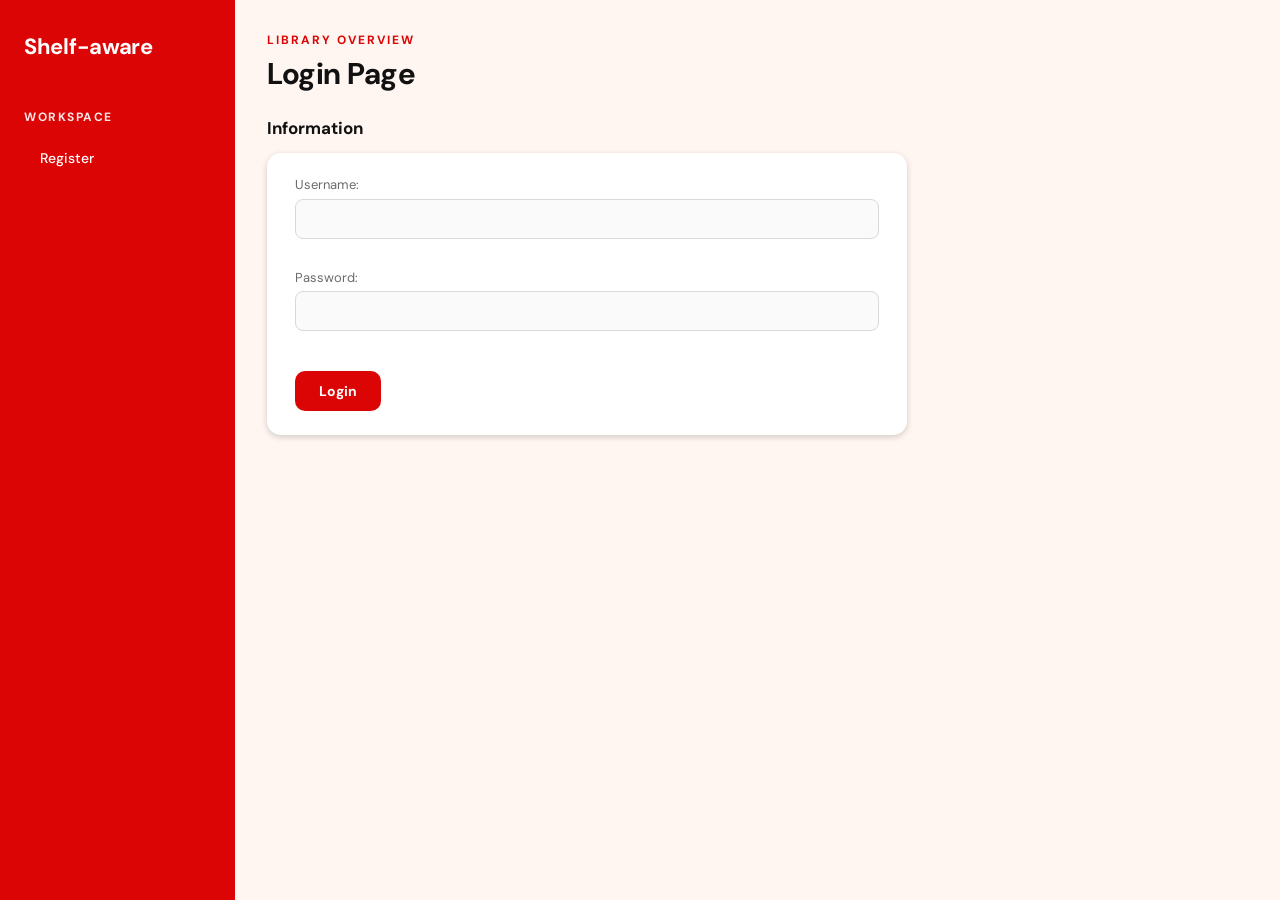
<file: index.html>
<!DOCTYPE html>

<html>
  <head>

    <link rel="stylesheet" href="design.css" />
    <title>Shelf-aware</title>

  </head>
  
  <body>

    <aside>
      <div class="sidebar-header">
        <span class="logo-text">Shelf-aware</span>
      </div>
      
      <p class="nav-category">WORKSPACE</p>
      <nav class="sidebar-nav">
        <a href="register.html">Register</a>
      </nav>
    </aside>

    <main>
      
      <h1 class="title">Login Page</h1>
      <h2 id="">Information</h2>
      <form>
        <p>
          Username: <input type="text" id="Username" required><br><br>
          Password: <input type="password" id="Password" required><br><br>
        
          <input type="button" value="Login" onclick="OnAdd()">
        </p>
      </form>

    </main>

    <script src="login.js"></script>

  </body>
</html>
</file>
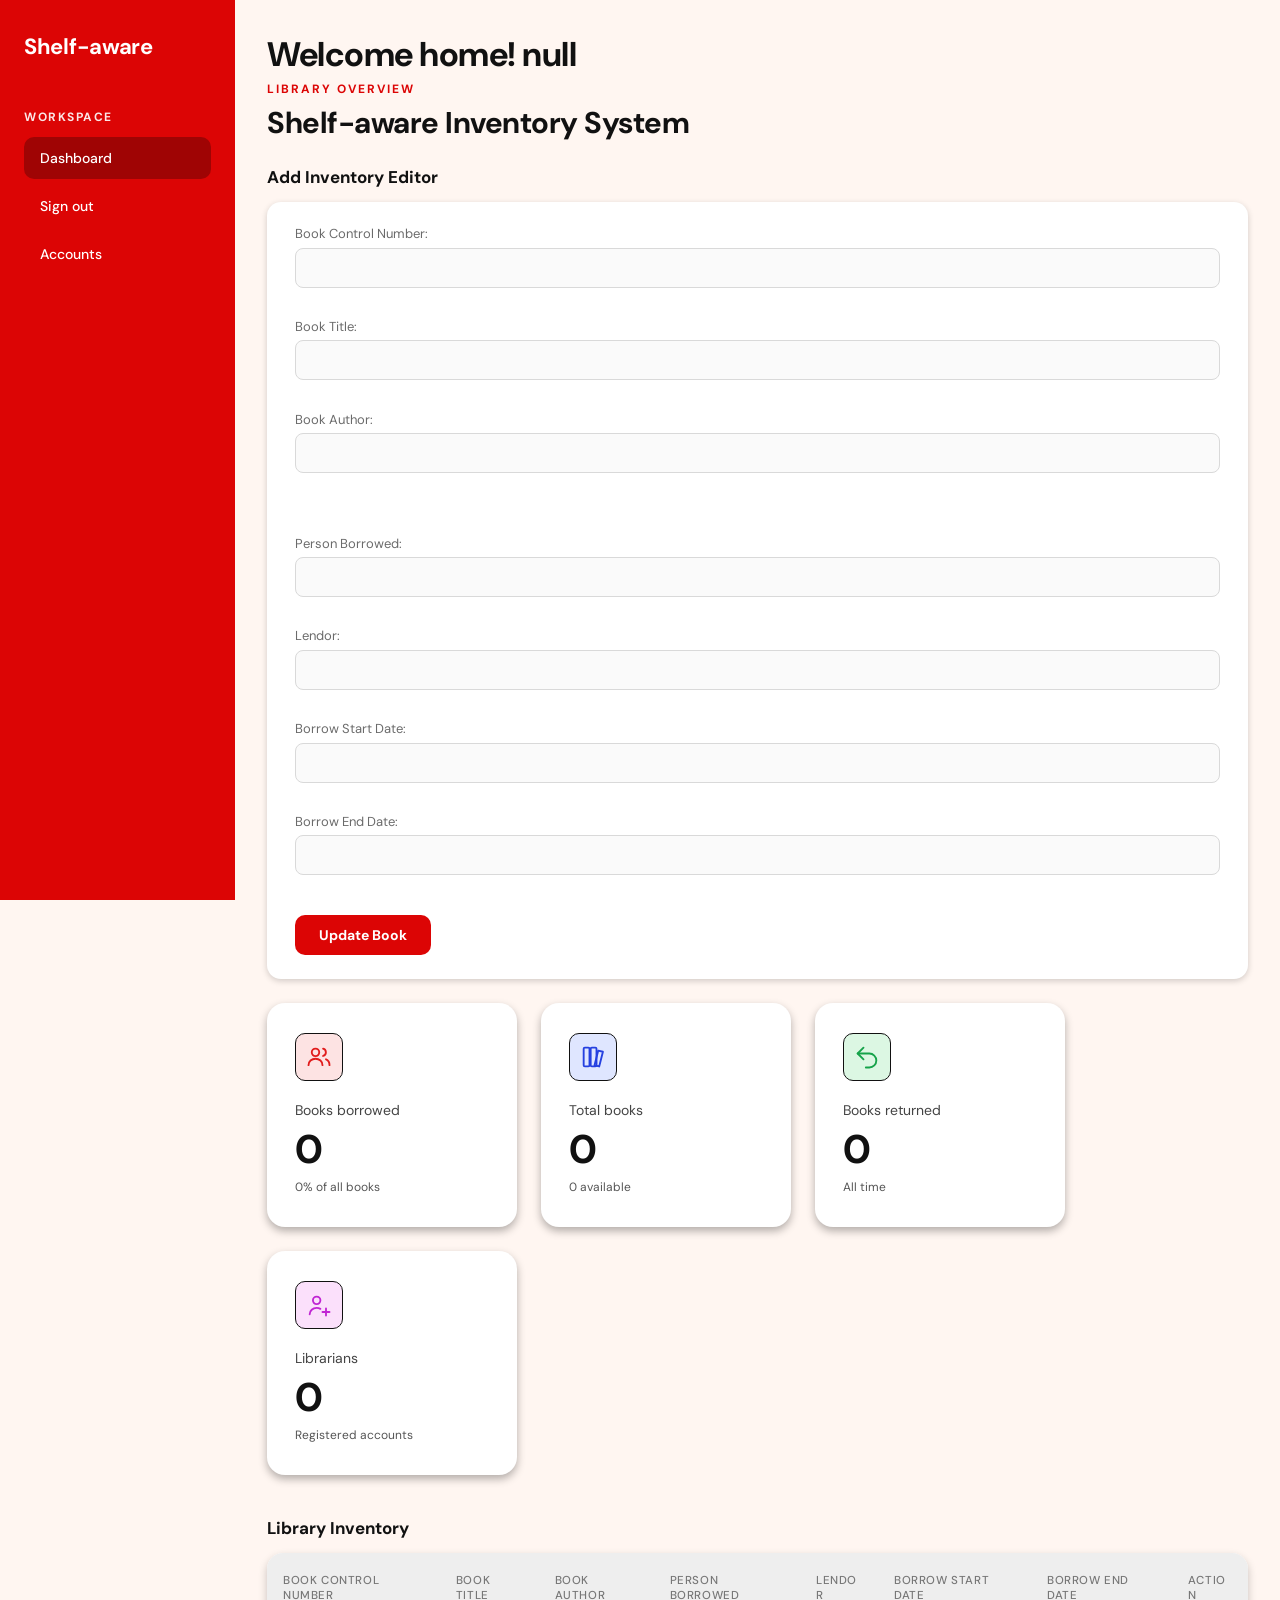
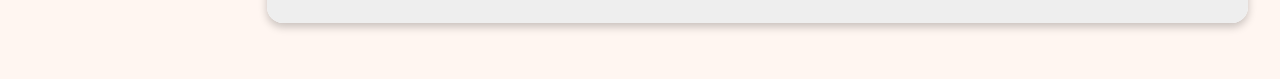
<file: home.html>
<!DOCTYPE html>

<html>
  <head>

    <link rel="stylesheet" href="design.css" />
    <title>Shelf-aware</title>

  </head>
  
  <body>

    <aside>
      <div class="sidebar-header">
        <span class="logo-text">Shelf-aware</span>
      </div>
      
      <p class="nav-category">WORKSPACE</p>
      <nav class="sidebar-nav">
        <a href="#" class="active">Dashboard</a>
        <a href="index.html">Sign out</a>
        <a href="librarians.html">Accounts</a>
      </nav>
    </aside>

    <main>

     
      <h1 id = "welcomeName"></h1>
      <h1 class="title">Shelf-aware Inventory System</h1>
      <h2 id="">Add Inventory Editor</h2>

      <div class="editor-row">

        <form>
          <p>
            Book Control Number: <input type = "text", id = "bookControlNumber", required><br><br>
            Book Title: <input type = "text", id = "bookTitle", required><br><br>
            Book Author: <input type = "text", id = "bookAuthor", required><br><br><br><br>

            Person Borrowed: <input type = "text", id = "personBorrowed", required><br><br>
            Lendor: <input type = "text", id = "lendor", required><br><br>
            Borrow Start Date: <input type = "text", id = "borrowStartDate", required><br><br>
            Borrow End Date: <input type = "text", id = "borrowEndDate", required><br><br>
          
            <input type = "button" value = "Update Book" onclick = "OnAdd()">
          </p>
        </form>

        <section class="stats-panel">

          <div class="stat-card">
            <div class="stat-icon red">
              <svg viewBox="0 0 24 24" fill="none" stroke="currentColor" stroke-width="1.6" stroke-linecap="round" stroke-linejoin="round">
                <circle cx="9" cy="8" r="3.2"/>
                <path d="M3 19c0-3.3 2.7-5.5 6-5.5s6 2.2 6 5.5"/>
                <path d="M15.5 4.9a3.2 3.2 0 0 1 0 6.2"/>
                <path d="M18 14c1.8.7 3 2.3 3 5"/>
              </svg>
            </div>
              <p class="stat-label">Books borrowed</p>
              <p class="stat-value" id="statBorrowed">0</p>
              <p class="stat-change">0% of all books</p>
          </div>

          <div class="stat-card">
            <div class="stat-icon blue">
              <svg viewBox="0 0 24 24" fill="none" stroke="currentColor" stroke-width="1.6" stroke-linecap="round" stroke-linejoin="round">
                <rect x="4" y="4" width="5" height="16" rx="1"/>
                <rect x="10" y="4" width="5" height="16" rx="1"/>
                <path d="M16.5 6.5l4 1-3.2 12.6-4-1z"/>
              </svg>
            </div>
            <p class="stat-label">Total books</p>
            <p class="stat-value" id="statBooks">3,156</p>
            <p class="stat-change">+8.2% this month</p>
          </div>

          <div class="stat-card">
            <div class="stat-icon green">
              <svg viewBox="0 0 24 24" fill="none" stroke="currentColor" stroke-width="1.6" stroke-linecap="round" stroke-linejoin="round">
                <path d="M9 14L4 9l5-5"/>
                <path d="M4 9h10a6 6 0 0 1 0 12h-3"/>
              </svg>
            </div>
            <p class="stat-label">Books returned</p>
            <p class="stat-value" id="statReturned">3,156</p>
            <p class="stat-change">+8.2% this month</p>
          </div>

          <div class="stat-card">
            <div class="stat-icon pink">
              <svg viewBox="0 0 24 24" fill="none" stroke="currentColor" stroke-width="1.6" stroke-linecap="round" stroke-linejoin="round">
                <circle cx="10" cy="8" r="3.2"/>
                <path d="M4 20c0-3.3 2.7-5.5 6-5.5 1.2 0 2.3.3 3.2.8"/>
                <path d="M18 15v6M15 18h6"/>
              </svg>
            </div>
            <p class="stat-label">Librarians</p>
            <p class="stat-value" id="statLibrarians">3,156</p>
            <p class="stat-change">+8.2% this month</p>
          </div>

        </section>

      </div><br><br>

      <h2 id="">Library Inventory</h2>
      <table id = "BookstoreTable">
        <tr>
          <th>Book Control Number</th>
          <th>Book Title</th>
          <th>Book Author</th>
          <th>Person Borrowed</th>
          <th>Lendor</th>
          <th>Borrow Start Date</th>
          <th>Borrow End Date</th>
          <th>Action</th>
        </tr>
      </table>

    </main>

    <script src="core.js"></script>

  </body>
</html>
</file>
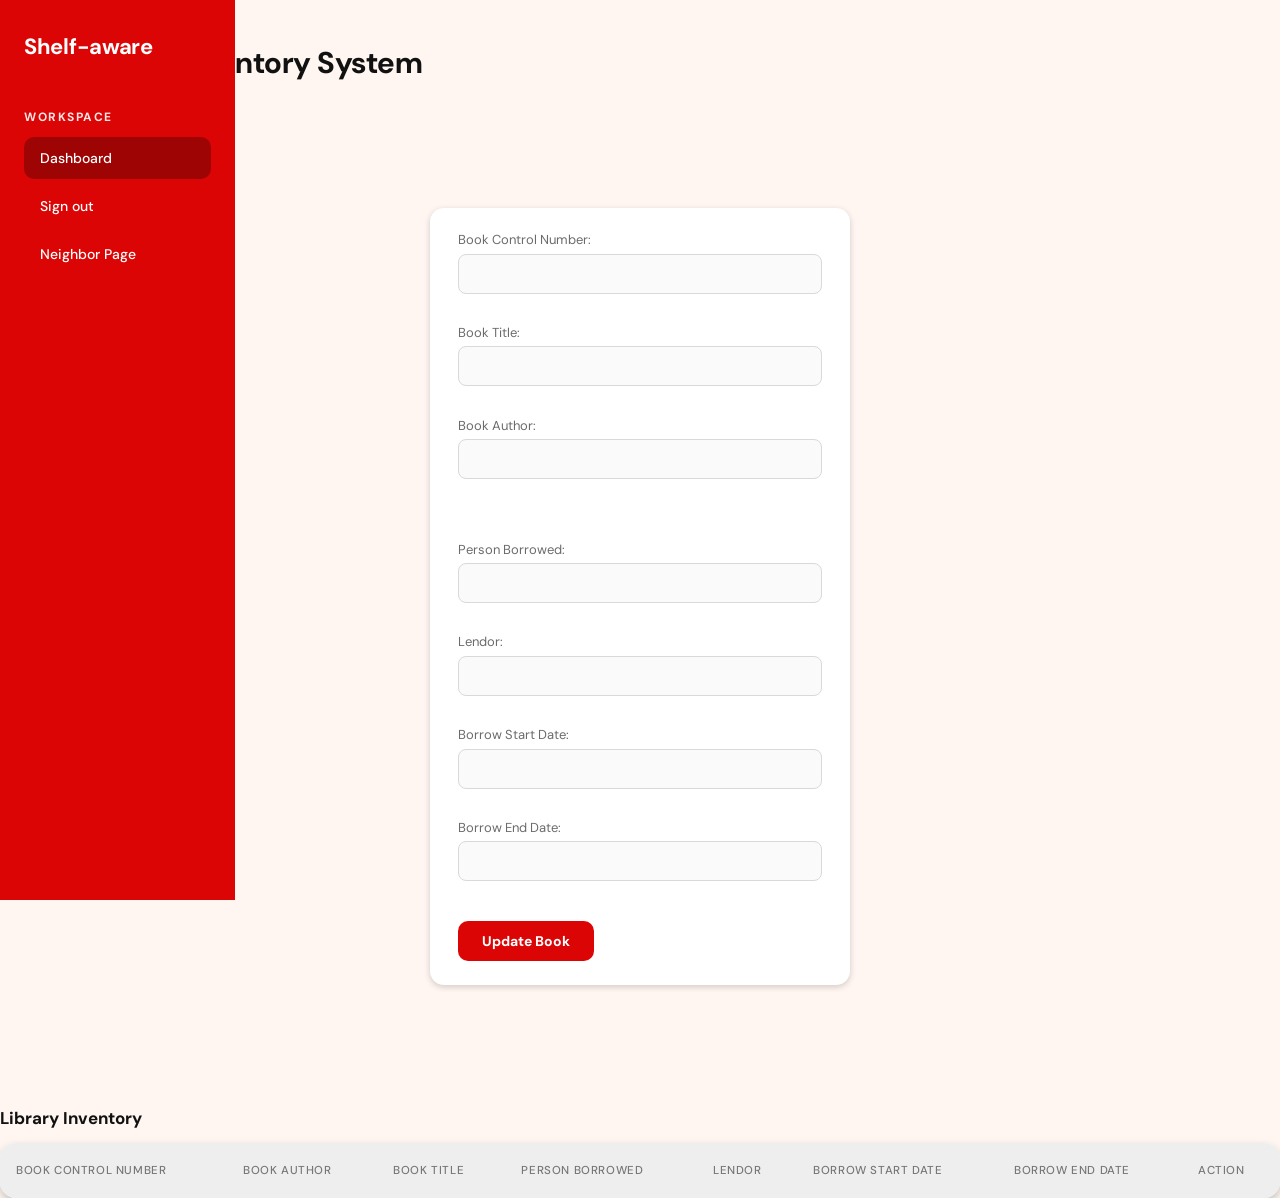
<file: index2.html>
<!DOCTYPE html>


<html>
  <head>
    
<link rel="stylesheet" href="design.css" />
    <title>Shelf-aware</title>

  </head>
  
  <body>

     <aside>
  <div class="sidebar-header">
    <span class="logo-text">Shelf-aware</span>
  </div>
  
  <p class="nav-category">WORKSPACE</p>
  <nav class="sidebar-nav">
    <a href="#" class="active">Dashboard</a>
    <a href="index.html">Sign out</a>
    <a href="neighbor.html">Neighbor Page</a>
  </nav>
</aside>
    
  <a href="neighbor.html">Go to Neighbor Page</a>
    <h1 class="title">Shelf-aware Inventory System</h1>
    <h2 id="">Add Inventory Editor</h2>
    <form>
      <p>
        Book Control Number: <input type = "text", id = "bookControlNumber", required><br><br>
        Book Title: <input type = "text", id = "bookTitle", required><br><br>
        Book Author: <input type = "text", id = "bookAuthor", required><br><br><br><br>

        Person Borrowed: <input type = "text", id = "personBorrowed", required><br><br>
        Lendor: <input type = "text", id = "lendor", required><br><br>
        Borrow Start Date: <input type = "text", id = "borrowStartDate", required><br><br>
        Borrow End Date: <input type = "text", id = "borrowEndDate", required><br><br>
      
        <input type = "button" value = "Update Book" onclick = "OnAdd()">
      </p>
    </form><br><br>

    <h2 id="">Library Inventory</h2>
    <table id = "BookstoreTable">
      <tr>
        <th>Book Control Number</th>
        <th>Book Author</th>
        <th>Book Title</th>
        <th>Person Borrowed</th>
        <th>Lendor</th>
        <th>Borrow Start Date</th>
        <th>Borrow End Date</th>
        <th>Action</th>
      </tr>
    </table>
      <script src="core.js"></script>

  </body>
</html>
</file>
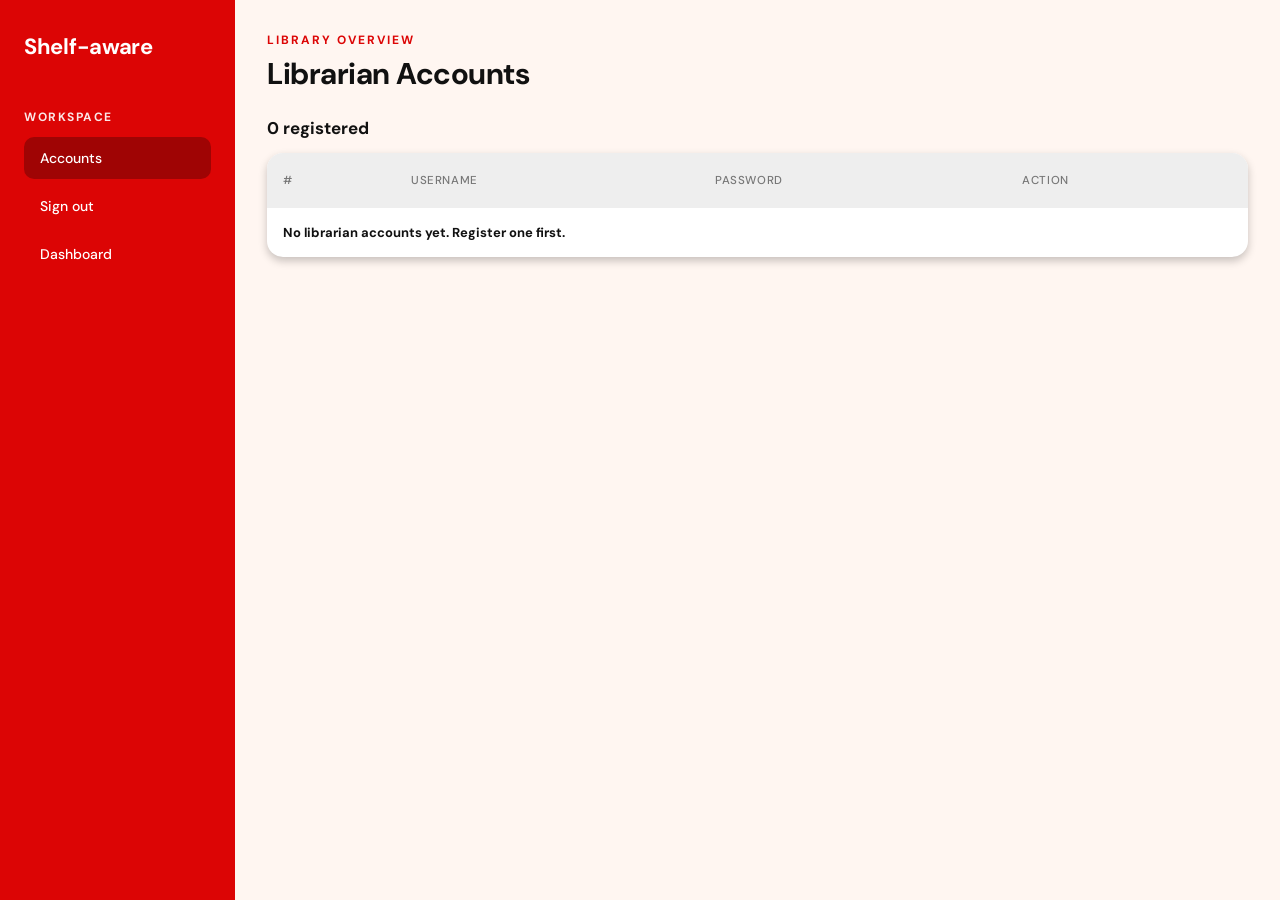
<file: librarians.html>
<!DOCTYPE html>

<html>
  <head>

    <link rel="stylesheet" href="design.css" />
    <title>Shelf-aware | Librarians</title>

  </head>

  <body>

    <aside>
      <div class="sidebar-header">
        <span class="logo-text">Shelf-aware</span>
      </div>

      <p class="nav-category">WORKSPACE</p>
      <nav class="sidebar-nav">
        <a href="#" class="active">Accounts</a>
        <a href="index.html">Sign out</a>
        <a href="home.html">Dashboard</a>
      </nav>
    </aside>

    <main>

      <h1 class="title">Librarian Accounts</h1>

      <h2 id="count"></h2>
      <table id="BookstoreTable">
        <tr>
          <th>#</th>
          <th>Username</th>
          <th>Password</th>
          <th>Action</th>
        </tr>
      </table>

    </main>

    <script>
      // Same key the register script writes to
      const LOGIN_KEY = "LOGIN_INFO"

      let accounts = JSON.parse(localStorage.getItem(LOGIN_KEY)) ?? []

      const table = document.getElementById("BookstoreTable")
      const countLabel = document.getElementById("count")

      // Keep the header row so it survives re-rendering
      const headerRow = table.rows[0].cloneNode(true)

      function save() {
        localStorage.setItem(LOGIN_KEY, JSON.stringify(accounts))
      }

      function cell(text) {
        const td = document.createElement("td")
        td.textContent = text   // textContent, so typed names can't inject HTML
        return td
      }

      function onDelete(i) {
        if (!confirm(`Delete the account "${accounts[i].Username}"?`)) return
        accounts.splice(i, 1)
        save()
        render()
      }

      function render() {
        table.innerHTML = ""
        table.appendChild(headerRow.cloneNode(true))

        accounts.forEach((acc, i) => {
          const tr = document.createElement("tr")

          tr.appendChild(cell(i + 1))
          tr.appendChild(cell(acc.Username))
          tr.appendChild(cell("•".repeat(Math.min((acc.Password ?? "").length, 12))))

          const actionTd = document.createElement("td")
          const del = document.createElement("input")
          del.type = "button"
          del.value = "Delete"
          del.addEventListener("click", () => onDelete(i))
          actionTd.appendChild(del)
          tr.appendChild(actionTd)

          table.appendChild(tr)
        })

        if (accounts.length === 0) {
          const tr = document.createElement("tr")
          const td = cell("No librarian accounts yet. Register one first.")
          td.colSpan = 4
          tr.appendChild(td)
          table.appendChild(tr)
        }

        countLabel.textContent = `${accounts.length} registered`
      }

      render()
    </script>

  </body>
</html>
</file>
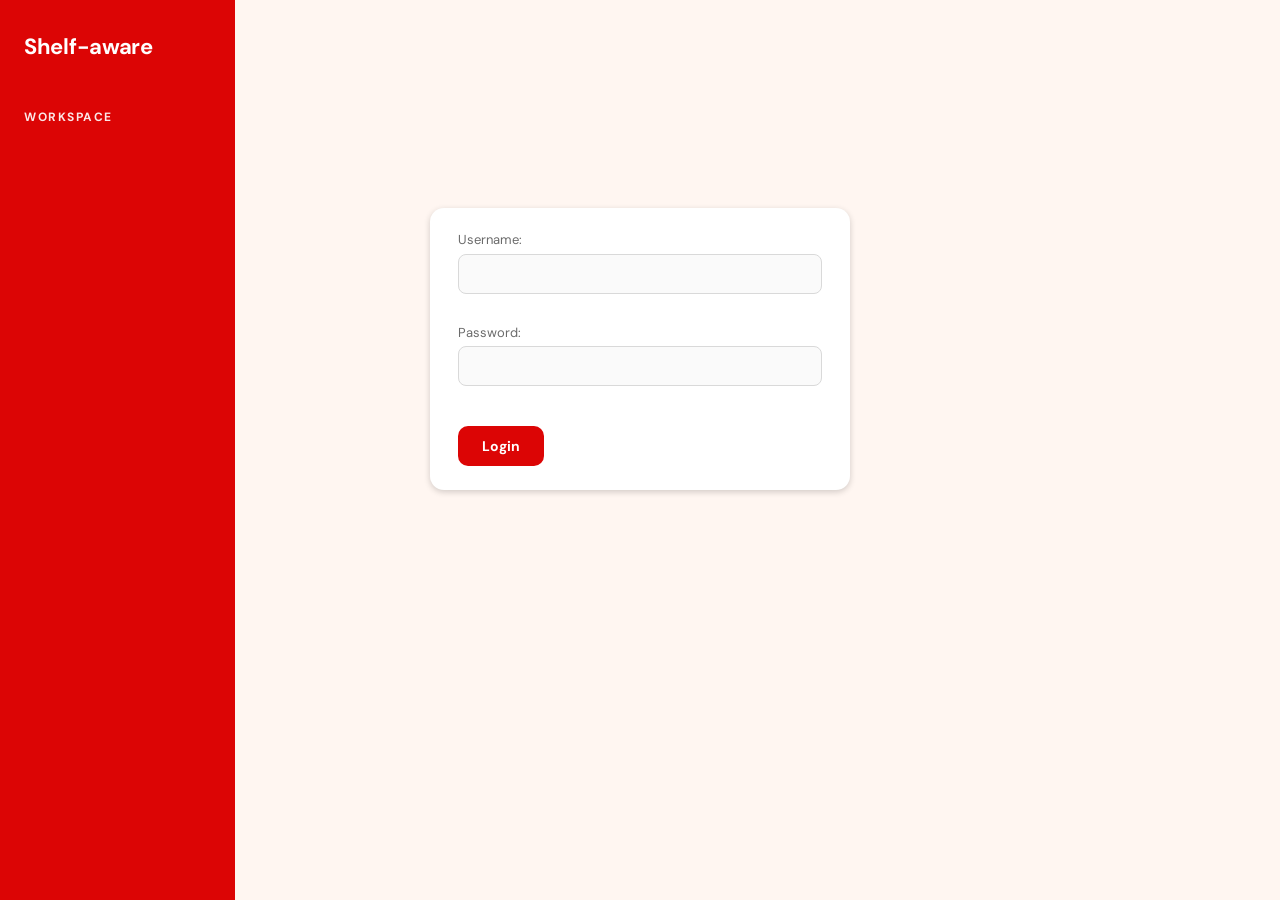
<file: login.html>
<!DOCTYPE html>


<html>
  <head>
    
<link rel="stylesheet" href="design.css" />
    <title>Shelf-aware</title>

  </head>
  
  <body>

     <aside>
  <div class="sidebar-header">
    <span class="logo-text">Shelf-aware</span>
  </div>
  
  <p class="nav-category">WORKSPACE</p>
  <nav class="sidebar-nav">
  
  </nav>
</aside>
    
  <a href="neighbor.html">Go to Neighbor Page</a>
    <h1 class="title">Login Page</h1>
    <h2 id="">Information</h2>
    <form>
      <p>
        Username: <input type = "text", id = "Username", required><br><br>
        Password: <input type = "text", id = "Password", required><br><br>
      
        <input type = "button" value = "Login" onclick = "OnAdd()">
      </p>
    </form><br><br>

    
      <script src="login.js"></script>

  </body>
</html>
</file>
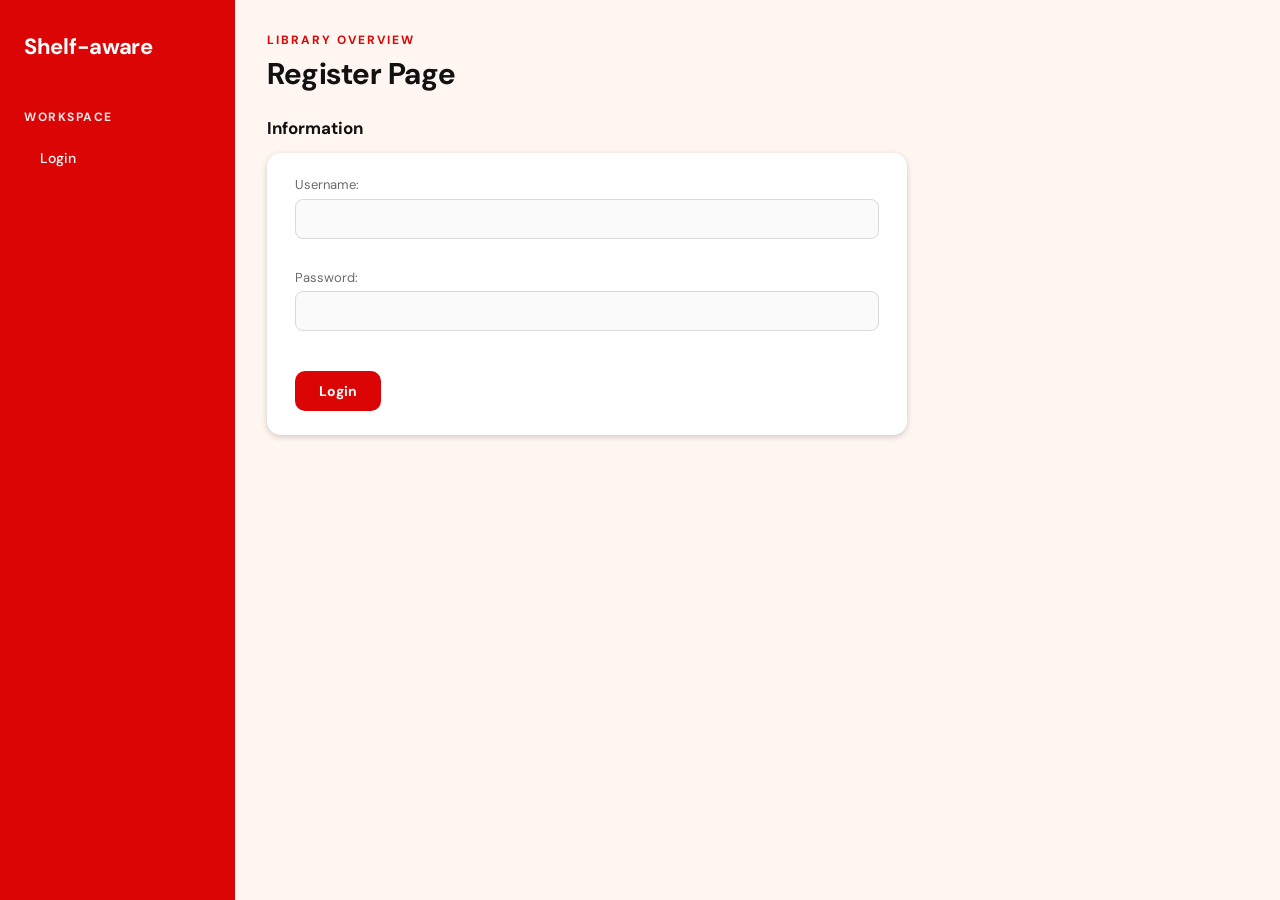
<file: register.html>
<!DOCTYPE html>

<html>
  <head>

    <link rel="stylesheet" href="design.css" />
    <title>Shelf-aware</title>

  </head>
  
  <body>

    <aside>
      <div class="sidebar-header">
        <span class="logo-text">Shelf-aware</span>
      </div>
      
      <p class="nav-category">WORKSPACE</p>
      <nav class="sidebar-nav">
        <a href="index.html">Login</a>
      </nav>
    </aside>

    <main>


      <h1 class="title">Register Page</h1>
      <h2 id="">Information</h2>
      <form>
        <p>
          Username: <input type="text" id="Username" required><br><br>
          Password: <input type="password" id="Password" required><br><br>
        
          <input type="button" value="Login" onclick="OnAdd()">
        </p>
      </form>

    </main>

    <script src="register.js"></script>

  </body>
</html>
</file>
<file: design.css>
@import url('https://fonts.googleapis.com/css2?family=DM+Sans:wght@400;500;700&display=swap');

:root {
  --red: #dc0505;
  --red-dark: #b50404;
  --bg: #fff6f1;
  --card: #ffffff;
  --text: #111111;
  --muted: #6b6b6b;
  --line: #d9d9d9;
  --sidebar-w: 235px;
}

* { box-sizing: border-box; }

html, body { margin: 0; }

body {
  font-family: 'DM Sans', Arial, sans-serif;
  background: var(--bg);
  color: var(--text);
  min-height: 100vh;
  overflow-x: hidden;
}

/* ---------- Sidebar ---------- */
aside {
  position: fixed;
  top: 0; left: 0; bottom: 0;
  width: var(--sidebar-w);
  padding: 32px 24px;
  background: var(--red);
  color: #fff;
  z-index: 10;
}

.sidebar-header { margin-bottom: 48px; }

.logo-text {
  font-size: 22px;
  font-weight: 700;
  letter-spacing: -0.3px;
}

.nav-category {
  margin: 0 0 12px;
  font-size: 12px;
  font-weight: 700;
  letter-spacing: 1.5px;
  opacity: 0.9;
}

.sidebar-nav {
  display: flex;
  flex-direction: column;
  gap: 6px;
}

.sidebar-nav a {
  display: block;
  padding: 12px 16px;
  color: #fff;
  font-size: 14px;
  font-weight: 500;
  text-decoration: none;
  border-radius: 10px;
  transition: background .15s;
}
.sidebar-nav a:hover { background: rgba(0, 0, 0, 0.18); }
.sidebar-nav a.active { background: rgba(0, 0, 0, 0.28); }

/* ---------- Main content ---------- */
main {
  padding: 32px 32px 56px;
}
/* Only leave room for the sidebar on pages that have one */
aside ~ main {
  margin-left: var(--sidebar-w);
}

.page-link {
  display: inline-block;
  margin-bottom: 18px;
  padding: 10px 18px;
  background: var(--red);
  color: #fff;
  font-size: 14px;
  font-weight: 500;
  text-decoration: none;
  border-radius: 10px;
  transition: background .15s;
}
.page-link:hover { background: var(--red-dark); }

#welcomeName {
  margin: 0 0 4px;
  font-size: 34px;
  font-weight: 700;
  letter-spacing: -0.5px;
}
#welcomeName:empty { display: none; }

h1.title {
  margin: 0 0 24px;
  font-size: 30px;
  font-weight: 700;
  letter-spacing: -0.5px;
}
h1.title::before {
  content: "LIBRARY OVERVIEW";
  display: block;
  color: var(--red);
  font-size: 12px;
  font-weight: 700;
  letter-spacing: 2px;
  margin-bottom: 6px;
}

h2 {
  margin: 0 0 14px;
  font-size: 17px;
  font-weight: 700;
}

/* ---------- Form ---------- */
form {
  width: 100%;
  max-width: 640px;
  padding: 24px 28px;
  background: var(--card);
  border-radius: 14px;
  box-shadow: 0 2px 6px rgba(0, 0, 0, 0.18);
}
form p {
  margin: 0;
  font-size: 13px;
  color: var(--muted);
  line-height: 1.2;
}

/* Login / register form placed directly in the body: keep it small and centered */
body > form {
  max-width: 420px;
  margin: 80px auto;
}

input[type="text"],
input[type="password"] {
  display: block;
  width: 100%;
  margin-top: 6px;
  padding: 10px 12px;
  font-family: inherit;
  font-size: 14px;
  color: var(--text);
  background: #fafafa;
  border: 1px solid var(--line);
  border-radius: 8px;
  outline: none;
}
input[type="text"]:focus,
input[type="password"]:focus {
  border-color: var(--red);
  box-shadow: 0 0 0 3px rgba(220, 5, 5, 0.12);
}

input[type="button"] {
  margin-top: 8px;
  padding: 11px 24px;
  font-family: inherit;
  font-size: 14px;
  font-weight: 700;
  color: #fff;
  background: var(--red);
  border: 0;
  border-radius: 10px;
  cursor: pointer;
  transition: background .15s;
}
input[type="button"]:hover { background: var(--red-dark); }

/* ---------- Form on the left, cards beside it on the right ---------- */
.editor-row {
  display: flex;
  align-items: flex-start;
  gap: 24px;
}

.editor-row form {
  flex: 1;
  min-width: 0;
}

/* ---------- Stats panel ---------- */
.stats-panel {
  position: relative;
  flex: 0 0 auto;
  margin-left: auto;
  display: grid;
  grid-template-columns: repeat(2, 250px);
  gap: 24px;
}

/* ---------- Stat card ---------- */
.stat-card {
  width: 250px;
  max-width: 100%;
  padding: 30px 28px 32px;
  background: #ffffff;
  border-radius: 18px;
  box-shadow: 0 4px 8px rgba(0, 0, 0, 0.3);
  color: #111;
}

.stat-card .stat-icon {
  display: flex;
  align-items: center;
  justify-content: center;
  width: 48px;
  height: 48px;
  margin-bottom: 20px;
  border: 1px solid #111;
  border-radius: 10px;
}
.stat-card .stat-icon svg { width: 28px; height: 28px; }

.stat-icon.red   { background: #fde3e3; color: #e11d1d; }
.stat-icon.blue  { background: #dfe6ff; color: #2540e0; }
.stat-icon.green { background: #dcf7e3; color: #16a34a; }
.stat-icon.pink  { background: #fbe0fb; color: #c026d3; }

.stat-card .stat-label {
  margin: 0 0 8px;
  font-size: 14px;
  color: #444;
}

.stat-card .stat-value {
  margin: 0 0 8px;
  font-size: 40px;
  font-weight: 700;
  letter-spacing: -0.8px;
  line-height: 1.1;
}

.stat-card .stat-change {
  margin: 0;
  font-size: 12px;
  color: #555;
}

/* ---------- Inventory table ---------- */
#BookstoreTable {
  width: 100%;
  background: var(--card);
  border-collapse: separate;
  border-spacing: 0;
  border: 0;
  border-radius: 16px;
  overflow: hidden;
  box-shadow: 0 4px 8px rgba(0, 0, 0, 0.22);
  font-size: 13px;
}

#BookstoreTable th,
#BookstoreTable td {
  border: 0;
  text-align: left;
  vertical-align: middle;
  overflow-wrap: anywhere;
}

#BookstoreTable th {
  background: #eeeeee;
  color: #777;
  font-size: 11.5px;
  font-weight: 500;
  letter-spacing: 0.6px;
  text-transform: uppercase;
  padding: 20px 16px;
}

#BookstoreTable td {
  padding: 16px;
  color: #444;
  border-bottom: 1px solid #e6e6e6;
}

#BookstoreTable td:first-child {
  font-weight: 700;
  color: var(--text);
}

#BookstoreTable tr:last-child td { border-bottom: 0; }
#BookstoreTable tr:hover td { background: #fff7f3; }

/* Edit / Delete buttons in the Action column */
#BookstoreTable td:last-child input[type="button"] {
  margin: 0 2px;
  padding: 5px 12px;
  font-size: 11px;
  border-radius: 6px;
}

/* ---------- Responsive ---------- */
@media (max-width: 1300px) {
  .editor-row { flex-direction: column; }
  .editor-row form { width: 100%; max-width: none; }
  .stats-panel {
    width: 100%;
    margin-left: 0;
    grid-template-columns: repeat(auto-fit, 250px);
  }
}

@media (max-width: 800px) {
  aside {
    position: static;
    width: 100%;
    padding: 20px 24px;
  }
  .sidebar-header { margin-bottom: 20px; }
  main,
  aside ~ main { margin-left: 0; padding: 24px 16px 40px; }
  #BookstoreTable { display: block; overflow-x: auto; }
  #BookstoreTable th, #BookstoreTable td { min-width: 130px; }
}
</file>
